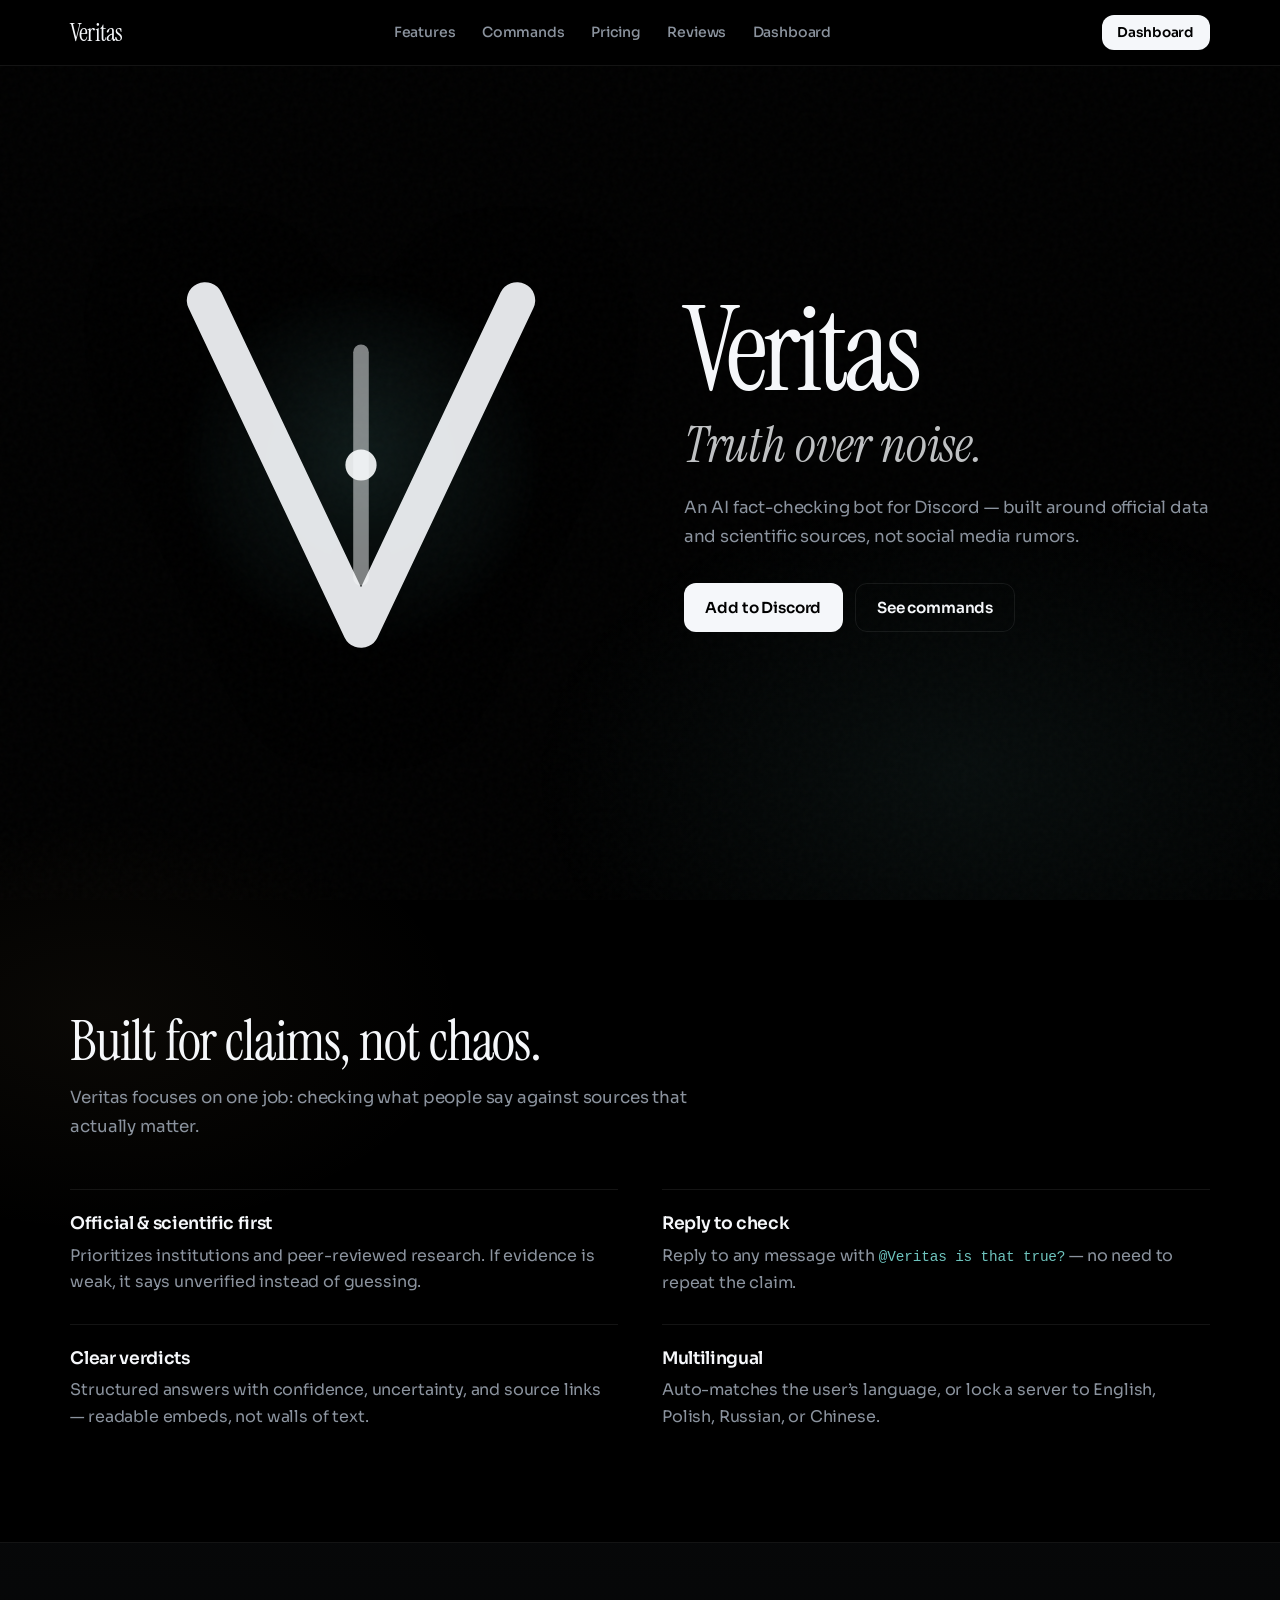
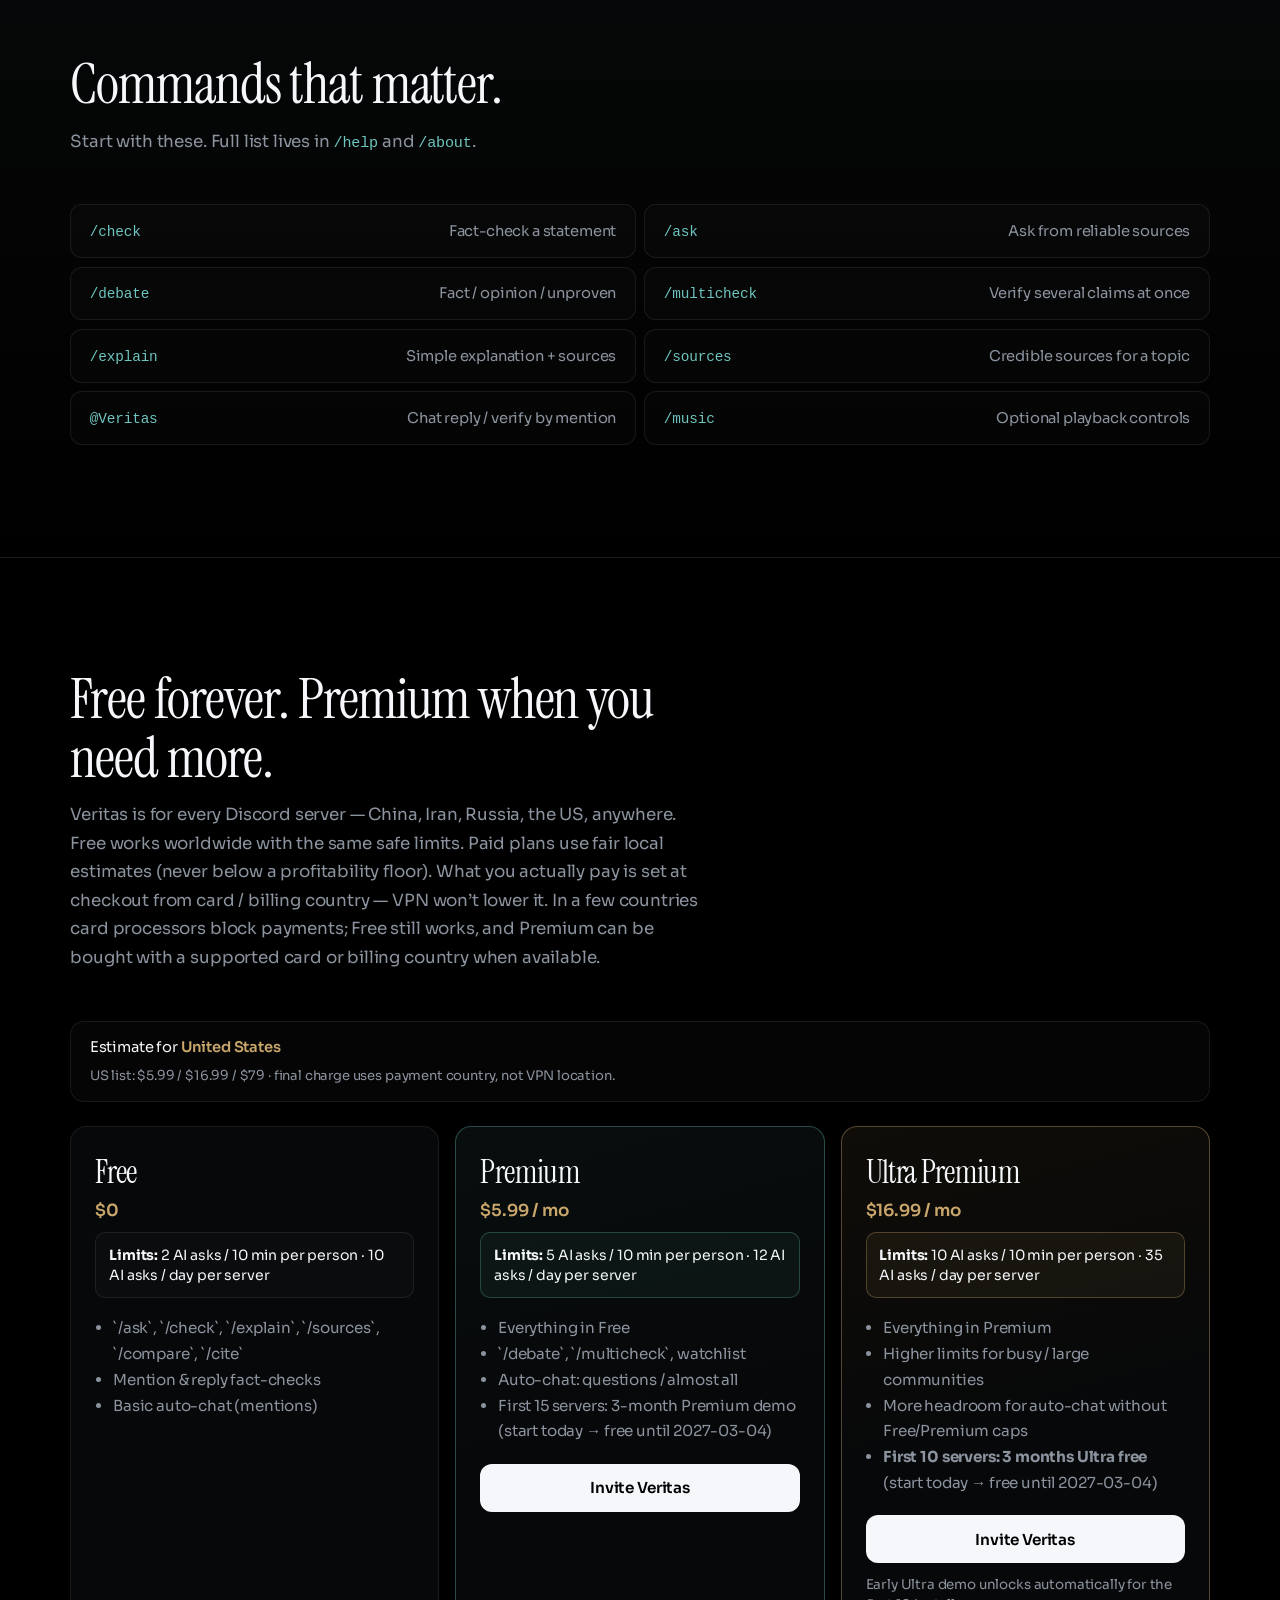
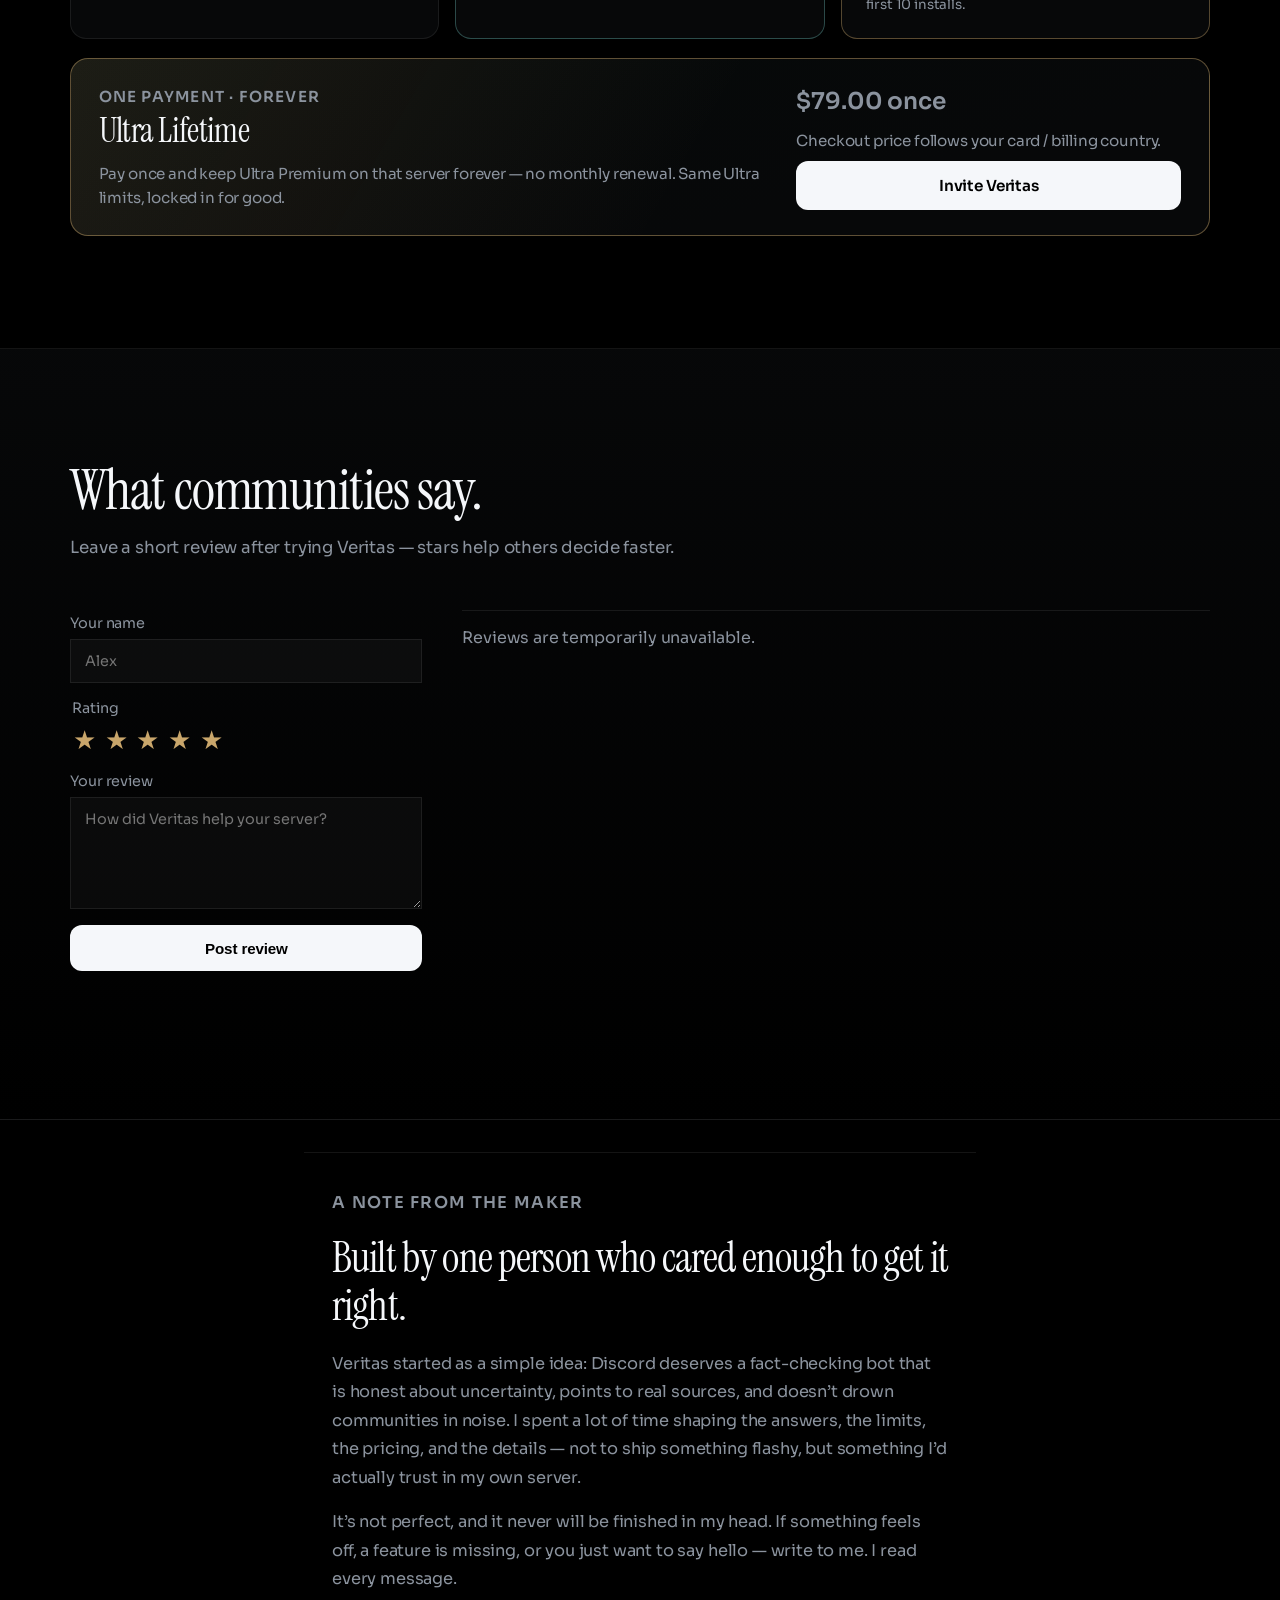
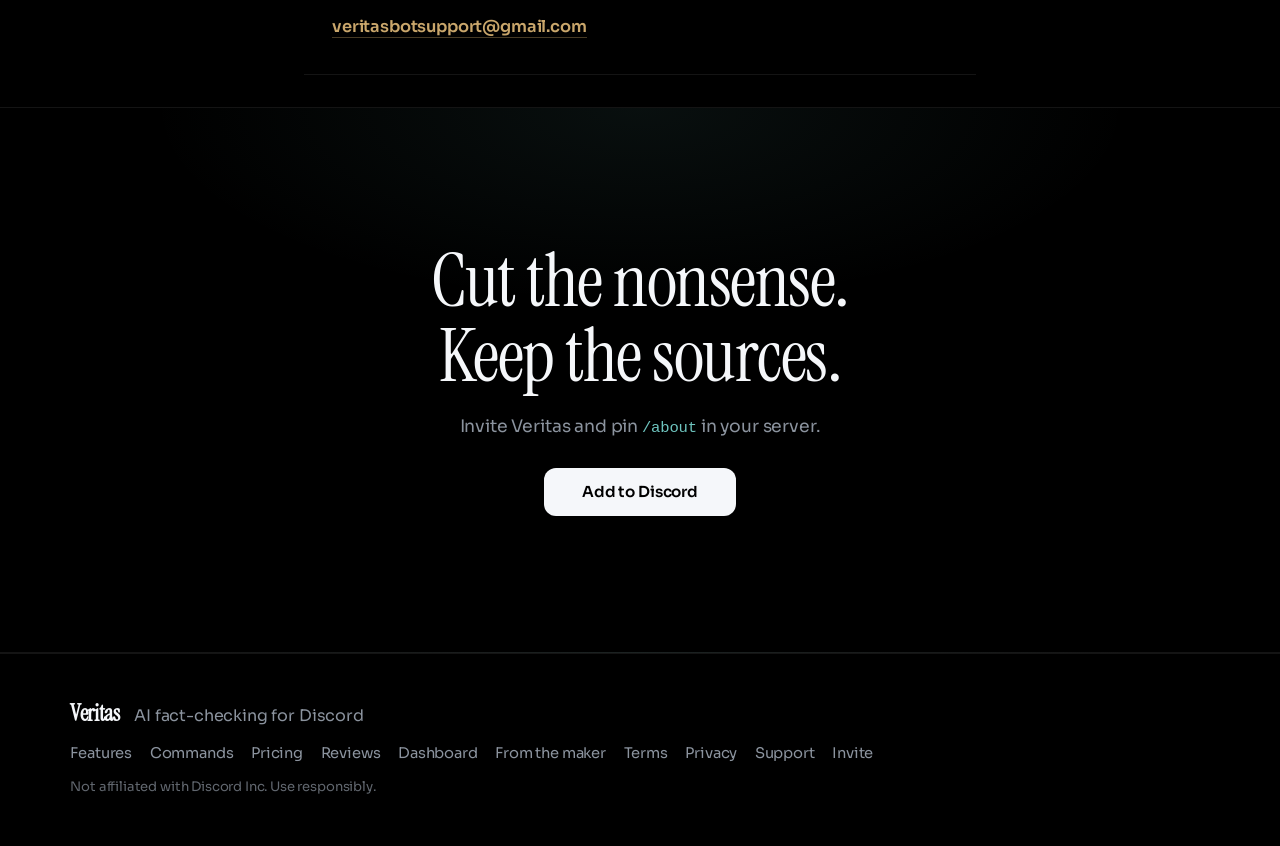
<file: docs/index.html>
<!DOCTYPE html>
<html lang="en">
  <head>
    <meta charset="UTF-8" />
    <meta name="viewport" content="width=device-width, initial-scale=1" />
    <title>Veritas — AI Fact-Checking for Discord</title>
    <meta
      name="description"
      content="Veritas verifies claims on Discord using official and scientific sources. Ask questions, fact-check messages, and cut through noise."
    />
    <link rel="icon" href="assets/veritas-icon.png" type="image/png" />
    <link rel="preconnect" href="https://fonts.googleapis.com" />
    <link rel="preconnect" href="https://fonts.gstatic.com" crossorigin />
    <link
      href="https://fonts.googleapis.com/css2?family=Instrument+Serif:ital@0;1&family=Sora:wght@400;500;600;700&display=swap"
      rel="stylesheet"
    />
    <meta http-equiv="Cache-Control" content="no-cache, no-store, must-revalidate" />
    <link rel="stylesheet" href="styles.css?v=12" />
  </head>
  <body>
    <div class="noise" aria-hidden="true"></div>

    <header class="nav">
      <a class="nav-brand" href="#top">Veritas</a>
      <nav class="nav-links">
        <a href="#features">Features</a>
        <a href="#commands">Commands</a>
        <a href="#pricing">Pricing</a>
        <a href="#reviews">Reviews</a>
        <a href="https://veritas-zx7p.onrender.com/dashboard">Dashboard</a>
      </nav>
      <a class="btn btn-small" href="https://veritas-zx7p.onrender.com/dashboard">Dashboard</a>
    </header>

    <main id="top">
      <section class="hero">
        <div class="hero-visual" aria-hidden="true">
          <div class="hero-glow"></div>
          <svg class="hero-mark" viewBox="0 0 600 600" fill="none">
            <path
              d="M120 110 L300 490 L480 110"
              stroke="currentColor"
              stroke-width="42"
              stroke-linecap="round"
              stroke-linejoin="round"
            />
            <path
              d="M300 170 V430"
              stroke="currentColor"
              stroke-width="18"
              stroke-linecap="round"
              opacity="0.55"
            />
            <circle cx="300" cy="300" r="18" fill="currentColor" />
          </svg>
        </div>

        <div class="hero-copy">
          <p class="brand">Veritas</p>
          <h1>Truth over noise.</h1>
          <p class="lede">
            An AI fact-checking bot for Discord — built around official data and
            scientific sources, not social media rumors.
          </p>
          <div class="cta-row">
            <a class="btn" id="invite" href="https://discord.com/api/oauth2/authorize?client_id=1533047923829375056&permissions=36703232&scope=bot%20applications.commands">
              Add to Discord
            </a>
            <a class="btn btn-ghost" href="#commands">See commands</a>
          </div>
        </div>
      </section>

      <section class="section" id="features">
        <div class="section-head reveal">
          <h2>Built for claims, not chaos.</h2>
          <p>
            Veritas focuses on one job: checking what people say against sources
            that actually matter.
          </p>
        </div>

        <div class="feature-list">
          <article class="feature reveal">
            <h3>Official & scientific first</h3>
            <p>
              Prioritizes institutions and peer-reviewed research. If evidence is
              weak, it says unverified instead of guessing.
            </p>
          </article>
          <article class="feature reveal">
            <h3>Reply to check</h3>
            <p>
              Reply to any message with
              <code>@Veritas is that true?</code> — no need to repeat the claim.
            </p>
          </article>
          <article class="feature reveal">
            <h3>Clear verdicts</h3>
            <p>
              Structured answers with confidence, uncertainty, and source links —
              readable embeds, not walls of text.
            </p>
          </article>
          <article class="feature reveal">
            <h3>Multilingual</h3>
            <p>
              Auto-matches the user’s language, or lock a server to English,
              Polish, Russian, or Chinese.
            </p>
          </article>
        </div>
      </section>

      <section class="section section-alt" id="commands">
        <div class="section-head reveal">
          <h2>Commands that matter.</h2>
          <p>Start with these. Full list lives in <code>/help</code> and <code>/about</code>.</p>
        </div>

        <div class="command-grid reveal">
          <div class="command">
            <code>/check</code>
            <span>Fact-check a statement</span>
          </div>
          <div class="command">
            <code>/ask</code>
            <span>Ask from reliable sources</span>
          </div>
          <div class="command">
            <code>/debate</code>
            <span>Fact / opinion / unproven</span>
          </div>
          <div class="command">
            <code>/multicheck</code>
            <span>Verify several claims at once</span>
          </div>
          <div class="command">
            <code>/explain</code>
            <span>Simple explanation + sources</span>
          </div>
          <div class="command">
            <code>/sources</code>
            <span>Credible sources for a topic</span>
          </div>
          <div class="command">
            <code>@Veritas</code>
            <span>Chat reply / verify by mention</span>
          </div>
          <div class="command">
            <code>/music</code>
            <span>Optional playback controls</span>
          </div>
        </div>
      </section>

      <section class="section" id="pricing">
        <div class="section-head reveal">
          <h2>Free forever. Premium when you need more.</h2>
          <p>
            Veritas is for every Discord server — China, Iran, Russia, the US,
            anywhere. Free works worldwide with the same safe limits. Paid plans
            use fair local estimates (never below a profitability floor). What
            you actually pay is set at checkout from card / billing country —
            VPN won’t lower it. In a few countries card processors block
            payments; Free still works, and Premium can be bought with a
            supported card or billing country when available.
          </p>
        </div>

        <div class="pricing-region">
          <p class="pricing-region-label">
            Estimate for <strong id="price-region-name">your region</strong>
          </p>
          <p id="price-region-note" class="pricing-region-note">
            US list:
            <span data-price="ref-premium">$5.99</span> /
            <span data-price="ref-ultra">$16.99</span> /
            <span data-price="ref-lifetime">$79</span>
            · final charge uses payment country, not VPN location.
          </p>
        </div>

        <div class="pricing reveal three">
          <div class="plan">
            <h3>Free</h3>
            <p class="price">$0</p>
            <p class="plan-limits">
              <strong>Limits:</strong> 2 AI asks / 10 min per person ·
              10 AI asks / day per server
            </p>
            <ul>
              <li>`/ask`, `/check`, `/explain`, `/sources`, `/compare`, `/cite`</li>
              <li>Mention & reply fact-checks</li>
              <li>Basic auto-chat (mentions)</li>
            </ul>
          </div>
          <div class="plan plan-accent">
            <h3>Premium</h3>
            <p class="price" data-price="premium">$5.99 / mo</p>
            <p class="plan-limits">
              <strong>Limits:</strong> 5 AI asks / 10 min per person ·
              12 AI asks / day per server
            </p>
            <ul>
              <li>Everything in Free</li>
              <li>`/debate`, `/multicheck`, watchlist</li>
              <li>Auto-chat: questions / almost all</li>
              <li>
                First 15 servers: 3-month Premium demo
                (start today → free until <span data-demo-until>…</span>)
              </li>
            </ul>
            <a class="btn" href="https://discord.com/api/oauth2/authorize?client_id=1533047923829375056&permissions=36703232&scope=bot%20applications.commands">
              Invite Veritas
            </a>
          </div>
          <div class="plan plan-ultra">
            <h3>Ultra Premium</h3>
            <p class="price" data-price="ultra">$16.99 / mo</p>
            <p class="plan-limits">
              <strong>Limits:</strong> 10 AI asks / 10 min per person ·
              35 AI asks / day per server
            </p>
            <ul>
              <li>Everything in Premium</li>
              <li>Higher limits for busy / large communities</li>
              <li>More headroom for auto-chat without Free/Premium caps</li>
              <li>
                <strong>First 10 servers: 3 months Ultra free</strong>
                (start today → free until <span data-demo-until>…</span>)
              </li>
            </ul>
            <a class="btn" href="https://discord.com/api/oauth2/authorize?client_id=1533047923829375056&permissions=36703232&scope=bot%20applications.commands">
              Invite Veritas
            </a>
            <p class="plan-note">Early Ultra demo unlocks automatically for the first 10 installs.</p>
          </div>
        </div>

        <div class="lifetime-band">
          <div>
            <p class="lifetime-kicker">One payment · forever</p>
            <h3>Ultra Lifetime</h3>
            <p>
              Pay once and keep Ultra Premium on that server forever — no monthly
              renewal. Same Ultra limits, locked in for good.
            </p>
          </div>
          <div class="lifetime-price-block">
            <p class="price lifetime-price" data-price="lifetime">$79 once</p>
            <p class="plan-note">Checkout price follows your card / billing country.</p>
            <a class="btn" href="https://discord.com/api/oauth2/authorize?client_id=1533047923829375056&permissions=36703232&scope=bot%20applications.commands">
              Invite Veritas
            </a>
          </div>
        </div>
      </section>

      <section class="section section-alt" id="reviews">
        <div class="section-head reveal">
          <h2>What communities say.</h2>
          <p>
            Leave a short review after trying Veritas — stars help others decide
            faster.
          </p>
          <p id="reviews-summary" class="reviews-summary" hidden></p>
        </div>

        <div class="reviews-layout reveal">
          <form id="review-form" class="review-form" novalidate>
            <label>
              Your name
              <input
                id="review-name"
                name="name"
                type="text"
                maxlength="40"
                autocomplete="nickname"
                placeholder="Alex"
                required
              />
            </label>

            <fieldset class="star-field">
              <legend>Rating</legend>
              <div
                id="star-picker"
                class="star-picker"
                role="radiogroup"
                aria-label="Star rating"
              >
                <button type="button" class="star-btn" data-stars="1" aria-label="1 star">★</button>
                <button type="button" class="star-btn" data-stars="2" aria-label="2 stars">★</button>
                <button type="button" class="star-btn" data-stars="3" aria-label="3 stars">★</button>
                <button type="button" class="star-btn" data-stars="4" aria-label="4 stars">★</button>
                <button type="button" class="star-btn" data-stars="5" aria-label="5 stars">★</button>
              </div>
              <input id="review-stars" name="stars" type="hidden" value="5" />
            </fieldset>

            <label>
              Your review
              <textarea
                id="review-text"
                name="text"
                maxlength="500"
                rows="4"
                placeholder="How did Veritas help your server?"
                required
              ></textarea>
            </label>

            <button class="btn" type="submit">Post review</button>
            <p id="review-status" class="review-status" role="status" aria-live="polite"></p>
          </form>

          <div id="reviews-list" class="reviews-list" aria-live="polite">
            <p class="muted">Loading reviews…</p>
          </div>
        </div>
      </section>

      <section class="section note-from-maker" id="maker">
        <div class="maker-card reveal">
          <p class="maker-kicker">A note from the maker</p>
          <h2>Built by one person who cared enough to get it right.</h2>
          <p>
            Veritas started as a simple idea: Discord deserves a fact-checking bot
            that is honest about uncertainty, points to real sources, and doesn’t
            drown communities in noise. I spent a lot of time shaping the answers,
            the limits, the pricing, and the details — not to ship something
            flashy, but something I’d actually trust in my own server.
          </p>
          <p>
            It’s not perfect, and it never will be finished in my head. If
            something feels off, a feature is missing, or you just want to say
            hello — write to me. I read every message.
          </p>
          <a class="maker-email" href="mailto:veritasbotsupport@gmail.com">
            veritasbotsupport@gmail.com
          </a>
        </div>
      </section>

      <section class="section cta-band reveal">
        <h2>Cut the nonsense. Keep the sources.</h2>
        <p>Invite Veritas and pin <code>/about</code> in your server.</p>
        <a
          class="btn"
          href="https://discord.com/api/oauth2/authorize?client_id=1533047923829375056&permissions=36703232&scope=bot%20applications.commands"
        >
          Add to Discord
        </a>
      </section>
    </main>

    <footer class="footer">
      <div>
        <strong>Veritas</strong>
        <span>AI fact-checking for Discord</span>
      </div>
      <div class="footer-links">
        <a href="#features">Features</a>
        <a href="#commands">Commands</a>
        <a href="#pricing">Pricing</a>
        <a href="#reviews">Reviews</a>
        <a href="https://veritas-zx7p.onrender.com/dashboard">Dashboard</a>
        <a href="#maker">From the maker</a>
        <a href="terms.html">Terms</a>
        <a href="privacy.html">Privacy</a>
        <a href="mailto:veritasbotsupport@gmail.com">Support</a>
        <a href="https://discord.com/api/oauth2/authorize?client_id=1533047923829375056&permissions=36703232&scope=bot%20applications.commands">Invite</a>
      </div>
      <p class="fineprint">Not affiliated with Discord Inc. Use responsibly.</p>
    </footer>

    <script src="script.js?v=10"></script>
  </body>
</html>
</file>
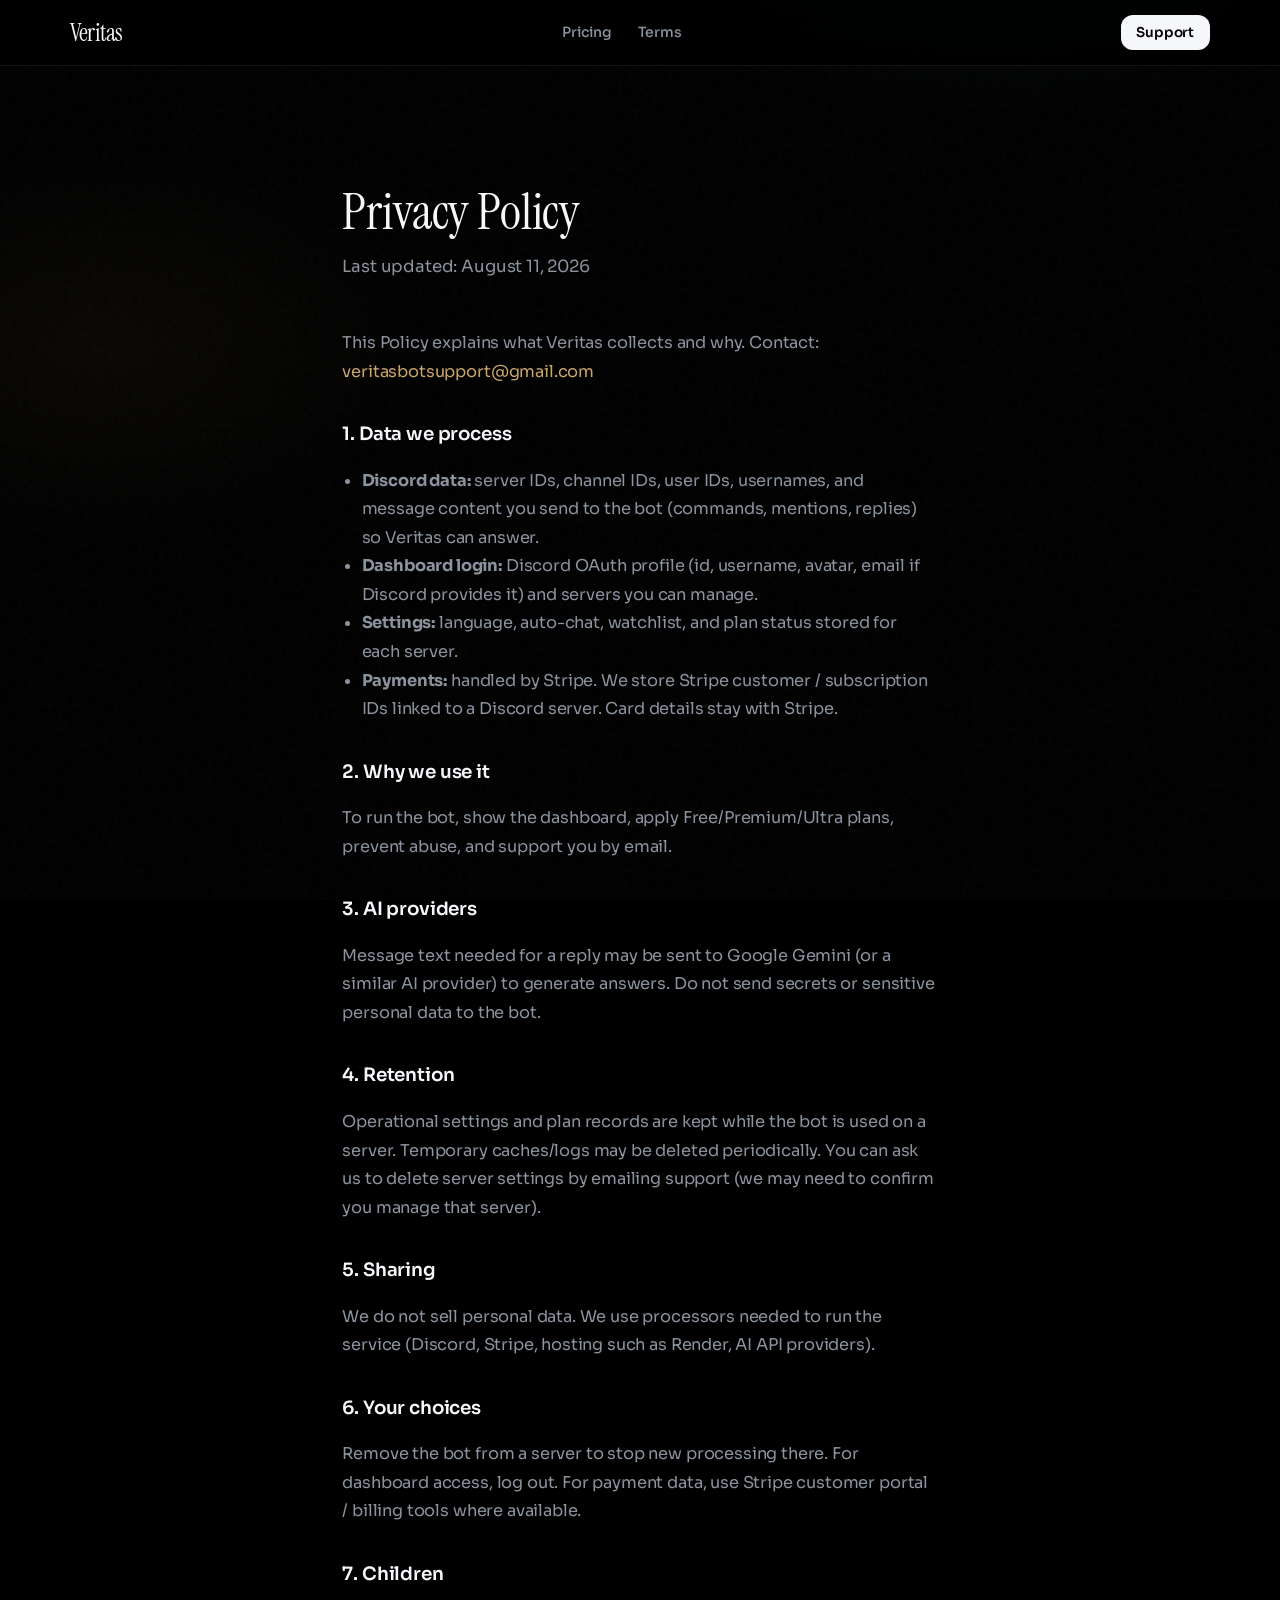
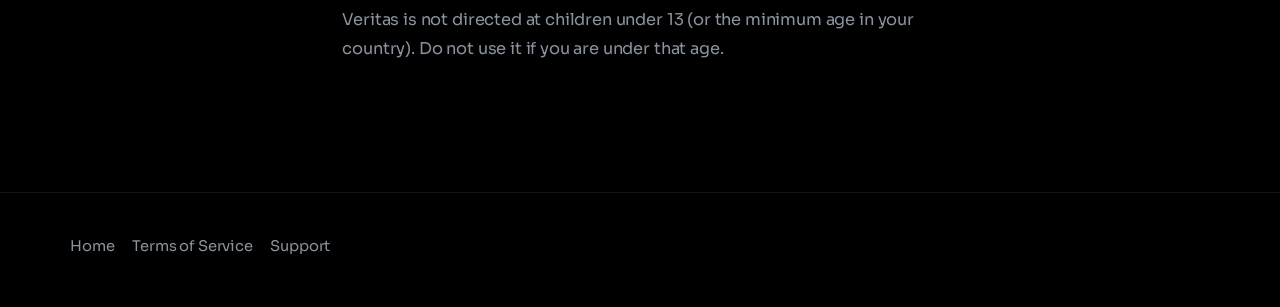
<file: docs/privacy.html>
<!DOCTYPE html>
<html lang="en">
  <head>
    <meta charset="UTF-8" />
    <meta name="viewport" content="width=device-width, initial-scale=1" />
    <title>Privacy Policy — Veritas</title>
    <link rel="icon" href="assets/veritas-icon.png" type="image/png" />
    <link rel="preconnect" href="https://fonts.googleapis.com" />
    <link rel="preconnect" href="https://fonts.gstatic.com" crossorigin />
    <link
      href="https://fonts.googleapis.com/css2?family=Instrument+Serif:ital@0;1&family=Sora:wght@400;500;600;700&display=swap"
      rel="stylesheet"
    />
    <link rel="stylesheet" href="styles.css?v=11" />
  </head>
  <body>
    <div class="noise" aria-hidden="true"></div>
    <header class="nav">
      <a class="nav-brand" href="index.html">Veritas</a>
      <nav class="nav-links">
        <a href="index.html#pricing">Pricing</a>
        <a href="terms.html">Terms</a>
      </nav>
      <a class="btn btn-small" href="mailto:veritasbotsupport@gmail.com">Support</a>
    </header>

    <main class="section legal">
      <div class="section-head">
        <h1>Privacy Policy</h1>
        <p>Last updated: August 11, 2026</p>
      </div>
      <article class="legal-body">
        <p>
          This Policy explains what Veritas collects and why. Contact:
          <a href="mailto:veritasbotsupport@gmail.com">veritasbotsupport@gmail.com</a>
        </p>
        <h2>1. Data we process</h2>
        <ul>
          <li>
            <strong>Discord data:</strong> server IDs, channel IDs, user IDs,
            usernames, and message content you send to the bot (commands,
            mentions, replies) so Veritas can answer.
          </li>
          <li>
            <strong>Dashboard login:</strong> Discord OAuth profile (id, username,
            avatar, email if Discord provides it) and servers you can manage.
          </li>
          <li>
            <strong>Settings:</strong> language, auto-chat, watchlist, and plan
            status stored for each server.
          </li>
          <li>
            <strong>Payments:</strong> handled by Stripe. We store Stripe customer
            / subscription IDs linked to a Discord server. Card details stay with
            Stripe.
          </li>
        </ul>
        <h2>2. Why we use it</h2>
        <p>
          To run the bot, show the dashboard, apply Free/Premium/Ultra plans,
          prevent abuse, and support you by email.
        </p>
        <h2>3. AI providers</h2>
        <p>
          Message text needed for a reply may be sent to Google Gemini (or a
          similar AI provider) to generate answers. Do not send secrets or
          sensitive personal data to the bot.
        </p>
        <h2>4. Retention</h2>
        <p>
          Operational settings and plan records are kept while the bot is used on
          a server. Temporary caches/logs may be deleted periodically. You can
          ask us to delete server settings by emailing support (we may need to
          confirm you manage that server).
        </p>
        <h2>5. Sharing</h2>
        <p>
          We do not sell personal data. We use processors needed to run the
          service (Discord, Stripe, hosting such as Render, AI API providers).
        </p>
        <h2>6. Your choices</h2>
        <p>
          Remove the bot from a server to stop new processing there. For dashboard
          access, log out. For payment data, use Stripe customer portal / billing
          tools where available.
        </p>
        <h2>7. Children</h2>
        <p>
          Veritas is not directed at children under 13 (or the minimum age in
          your country). Do not use it if you are under that age.
        </p>
      </article>
    </main>

    <footer class="footer">
      <div class="footer-links">
        <a href="index.html">Home</a>
        <a href="terms.html">Terms of Service</a>
        <a href="mailto:veritasbotsupport@gmail.com">Support</a>
      </div>
    </footer>
  </body>
</html>
</file>
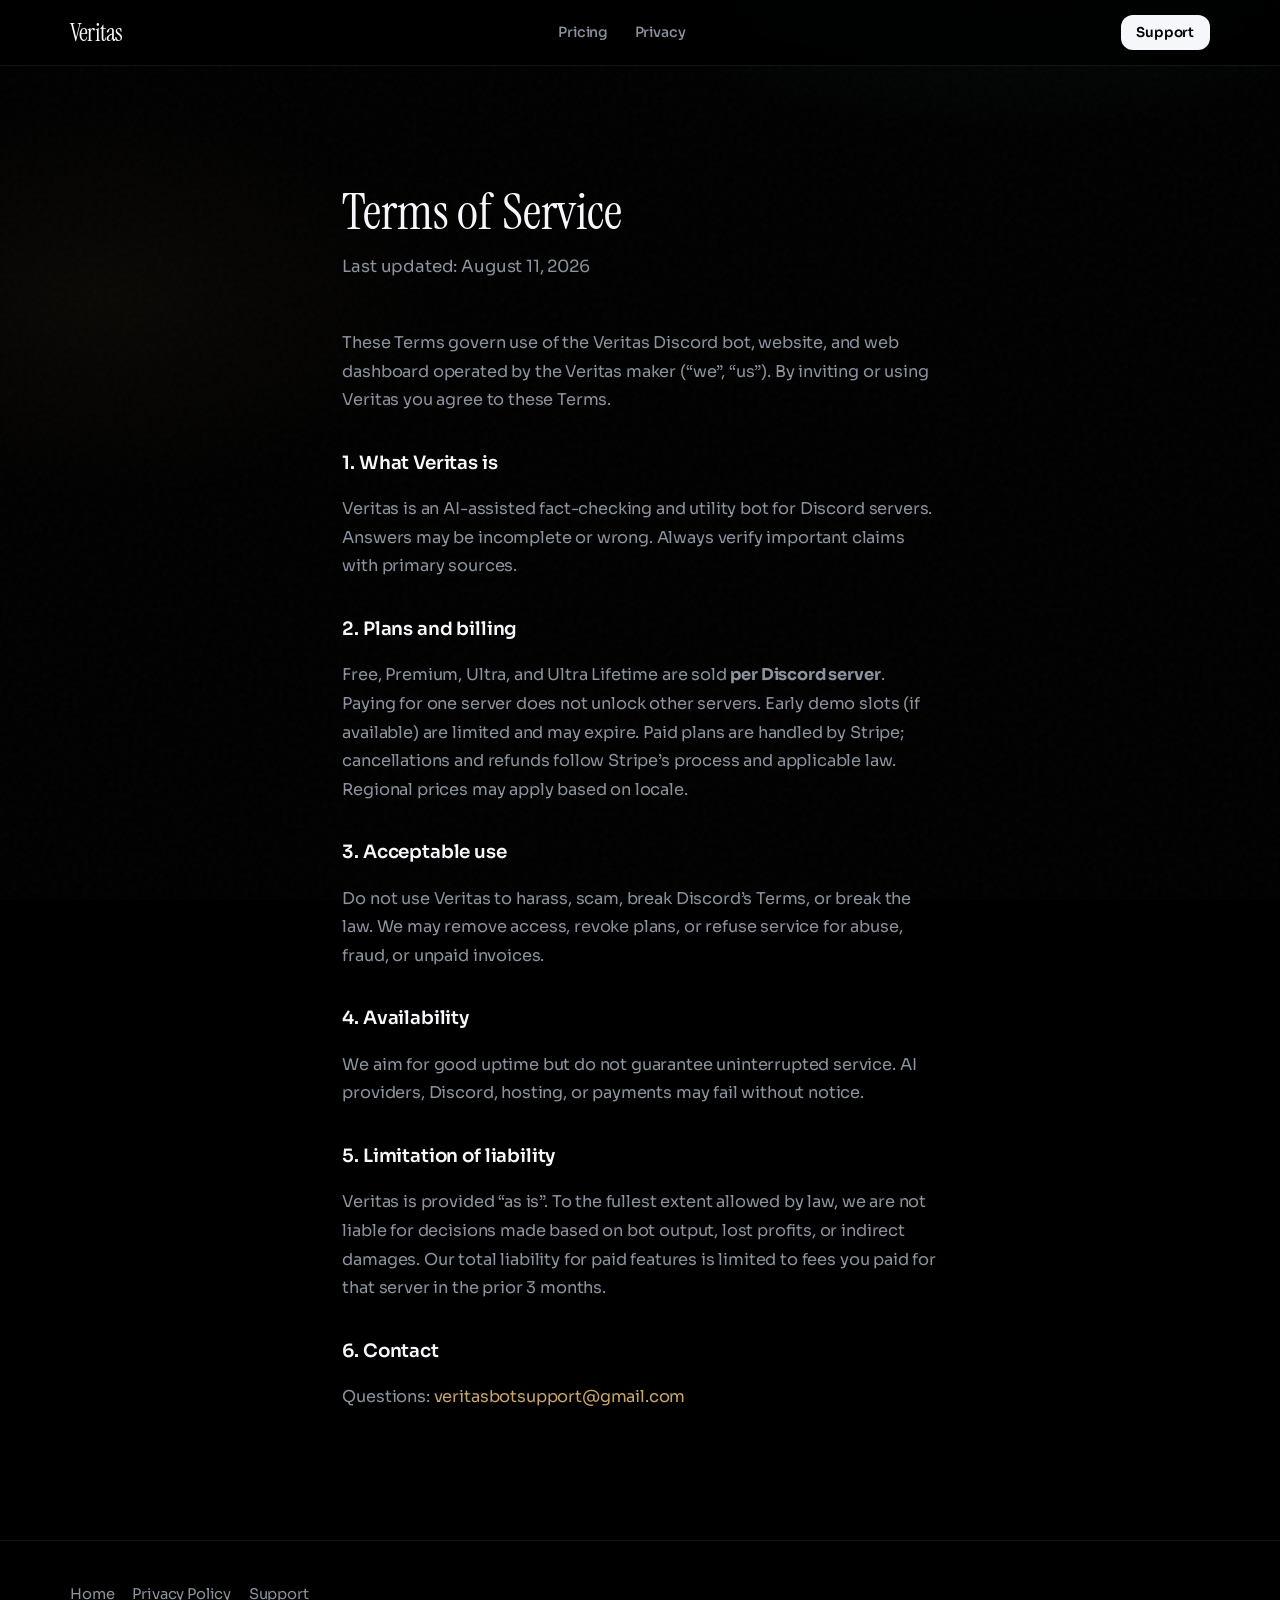
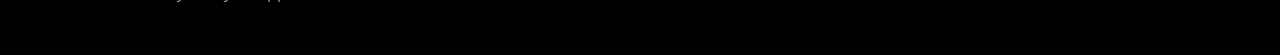
<file: docs/terms.html>
<!DOCTYPE html>
<html lang="en">
  <head>
    <meta charset="UTF-8" />
    <meta name="viewport" content="width=device-width, initial-scale=1" />
    <title>Terms of Service — Veritas</title>
    <link rel="icon" href="assets/veritas-icon.png" type="image/png" />
    <link rel="preconnect" href="https://fonts.googleapis.com" />
    <link rel="preconnect" href="https://fonts.gstatic.com" crossorigin />
    <link
      href="https://fonts.googleapis.com/css2?family=Instrument+Serif:ital@0;1&family=Sora:wght@400;500;600;700&display=swap"
      rel="stylesheet"
    />
    <link rel="stylesheet" href="styles.css?v=11" />
  </head>
  <body>
    <div class="noise" aria-hidden="true"></div>
    <header class="nav">
      <a class="nav-brand" href="index.html">Veritas</a>
      <nav class="nav-links">
        <a href="index.html#pricing">Pricing</a>
        <a href="privacy.html">Privacy</a>
      </nav>
      <a class="btn btn-small" href="mailto:veritasbotsupport@gmail.com">Support</a>
    </header>

    <main class="section legal">
      <div class="section-head">
        <h1>Terms of Service</h1>
        <p>Last updated: August 11, 2026</p>
      </div>
      <article class="legal-body">
        <p>
          These Terms govern use of the Veritas Discord bot, website, and web
          dashboard operated by the Veritas maker (“we”, “us”). By inviting or
          using Veritas you agree to these Terms.
        </p>
        <h2>1. What Veritas is</h2>
        <p>
          Veritas is an AI-assisted fact-checking and utility bot for Discord
          servers. Answers may be incomplete or wrong. Always verify important
          claims with primary sources.
        </p>
        <h2>2. Plans and billing</h2>
        <p>
          Free, Premium, Ultra, and Ultra Lifetime are sold <strong>per Discord
          server</strong>. Paying for one server does not unlock other servers.
          Early demo slots (if available) are limited and may expire. Paid plans
          are handled by Stripe; cancellations and refunds follow Stripe’s
          process and applicable law. Regional prices may apply based on locale.
        </p>
        <h2>3. Acceptable use</h2>
        <p>
          Do not use Veritas to harass, scam, break Discord’s Terms, or break the
          law. We may remove access, revoke plans, or refuse service for abuse,
          fraud, or unpaid invoices.
        </p>
        <h2>4. Availability</h2>
        <p>
          We aim for good uptime but do not guarantee uninterrupted service.
          AI providers, Discord, hosting, or payments may fail without notice.
        </p>
        <h2>5. Limitation of liability</h2>
        <p>
          Veritas is provided “as is”. To the fullest extent allowed by law, we
          are not liable for decisions made based on bot output, lost profits, or
          indirect damages. Our total liability for paid features is limited to
          fees you paid for that server in the prior 3 months.
        </p>
        <h2>6. Contact</h2>
        <p>
          Questions:
          <a href="mailto:veritasbotsupport@gmail.com">veritasbotsupport@gmail.com</a>
        </p>
      </article>
    </main>

    <footer class="footer">
      <div class="footer-links">
        <a href="index.html">Home</a>
        <a href="privacy.html">Privacy Policy</a>
        <a href="mailto:veritasbotsupport@gmail.com">Support</a>
      </div>
    </footer>
  </body>
</html>
</file>
<file: docs/styles.css>
:root {
  --bg: #000000;
  --bg-elevated: #070809;
  --bg-soft: #0c0e10;
  --ink: #f5f7fa;
  --muted: #8b939e;
  --line: rgba(255, 255, 255, 0.08);
  --accent: #6ec4be;
  --accent-2: #c9a66b;
  --font-display: "Instrument Serif", Georgia, serif;
  --font-body: "Sora", "Segoe UI", sans-serif;
  --nav-h: 4.1rem;
  --radius: 12px;
}

* {
  box-sizing: border-box;
}

html {
  scroll-behavior: smooth;
  scroll-padding-top: calc(var(--nav-h) + 0.75rem);
  color-scheme: dark;
}

body {
  margin: 0;
  padding-top: var(--nav-h);
  color: var(--ink);
  font-family: var(--font-body);
  font-weight: 400;
  letter-spacing: -0.01em;
  background:
    radial-gradient(900px 480px at 78% -8%, rgba(110, 196, 190, 0.09), transparent 58%),
    radial-gradient(700px 420px at 8% 18%, rgba(201, 166, 107, 0.05), transparent 52%),
    #000000;
  min-height: 100vh;
}

.noise {
  pointer-events: none;
  position: fixed;
  inset: 0;
  opacity: 0.025;
  background-image: url("data:image/svg+xml,%3Csvg viewBox='0 0 200 200' xmlns='http://www.w3.org/2000/svg'%3E%3Cfilter id='n'%3E%3CfeTurbulence type='fractalNoise' baseFrequency='0.9' numOctaves='3' stitchTiles='stitch'/%3E%3C/filter%3E%3Crect width='100%25' height='100%25' filter='url(%23n)'/%3E%3C/svg%3E");
  z-index: -1;
}

a {
  color: inherit;
  text-decoration: none;
}

code {
  font-family: ui-monospace, "Cascadia Code", Consolas, monospace;
  font-size: 0.9em;
  color: var(--accent);
}

.nav {
  position: fixed;
  top: 0;
  left: 0;
  right: 0;
  height: var(--nav-h);
  display: flex;
  align-items: center;
  justify-content: space-between;
  gap: 0.75rem;
  padding: 0 5.5vw;
  border-bottom: 1px solid var(--line);
  background: rgba(0, 0, 0, 0.82);
  backdrop-filter: blur(16px) saturate(1.1);
  z-index: 1000;
  isolation: isolate;
}

.nav-brand {
  font-family: var(--font-display);
  font-size: 1.55rem;
  letter-spacing: -0.02em;
  flex-shrink: 0;
  position: relative;
  z-index: 1;
}

.nav-links {
  display: flex;
  gap: 0.15rem;
  color: var(--muted);
  font-size: 0.88rem;
  font-weight: 500;
  position: relative;
  z-index: 1;
}

.nav-links a {
  padding: 0.5rem 0.75rem;
  border-radius: 999px;
  transition: color 0.2s ease, background 0.2s ease;
}

.nav-links a:hover,
.nav-links a:focus-visible {
  color: var(--ink);
  background: rgba(255, 255, 255, 0.05);
  outline: none;
}

.nav > .btn {
  position: relative;
  z-index: 1;
  flex-shrink: 0;
}

.btn {
  display: inline-flex;
  align-items: center;
  justify-content: center;
  padding: 0.85rem 1.3rem;
  border-radius: var(--radius);
  background: var(--ink);
  color: #000;
  font-weight: 600;
  font-size: 0.95rem;
  letter-spacing: -0.01em;
  border: 1px solid transparent;
  transition: transform 0.2s ease, background 0.2s ease, color 0.2s ease, border-color 0.2s ease;
}

.btn:hover {
  transform: translateY(-1px);
  background: var(--accent);
  color: #000;
}

.btn-ghost {
  background: transparent;
  color: var(--ink);
  border-color: var(--line);
}

.btn-ghost:hover {
  background: rgba(255, 255, 255, 0.04);
  border-color: rgba(255, 255, 255, 0.18);
  color: var(--ink);
}

.btn-small {
  padding: 0.5rem 0.9rem;
  font-size: 0.85rem;
}

.hero {
  min-height: calc(100vh - var(--nav-h));
  display: grid;
  grid-template-columns: 1.05fr 0.95fr;
  align-items: center;
  gap: 2rem;
  padding: 6vh 5.5vw 10vh;
  overflow: hidden;
  position: relative;
}

.hero::before {
  content: "";
  position: absolute;
  inset: auto -10% -20% 40%;
  height: 70%;
  background: radial-gradient(ellipse at center, rgba(110, 196, 190, 0.07), transparent 68%);
  pointer-events: none;
}

.hero-copy {
  max-width: 640px;
  position: relative;
  animation: rise 0.9s ease both;
}

.brand {
  margin: 0 0 0.65rem;
  font-family: var(--font-display);
  font-size: clamp(4.2rem, 10vw, 7.4rem);
  line-height: 0.88;
  letter-spacing: -0.04em;
}

.hero h1 {
  margin: 0 0 1.1rem;
  font-family: var(--font-display);
  font-weight: 400;
  font-style: italic;
  font-size: clamp(1.85rem, 4vw, 3.1rem);
  color: rgba(245, 247, 250, 0.78);
}

.lede {
  margin: 0 0 2rem;
  color: var(--muted);
  font-size: 1.05rem;
  line-height: 1.7;
  max-width: 34rem;
  font-weight: 400;
}

.cta-row {
  display: flex;
  flex-wrap: wrap;
  gap: 0.75rem;
}

.hero-visual {
  position: relative;
  height: min(72vh, 640px);
  display: grid;
  place-items: center;
  animation: fade 1.2s ease both;
  pointer-events: none;
}

.hero-glow {
  position: absolute;
  width: 62%;
  height: 62%;
  border-radius: 50%;
  background: radial-gradient(circle, rgba(110, 196, 190, 0.16), transparent 70%);
  filter: blur(8px);
  animation: pulse 7s ease-in-out infinite;
}

.hero-mark {
  width: min(100%, 520px);
  color: rgba(245, 247, 250, 0.92);
  filter: drop-shadow(0 24px 48px rgba(0, 0, 0, 0.7));
  animation: drift 9s ease-in-out infinite;
}

.section {
  padding: 7rem 5.5vw;
}

.section-alt {
  background: linear-gradient(180deg, rgba(7, 8, 9, 0.95), rgba(0, 0, 0, 0.4));
  border-block: 1px solid var(--line);
}

.section-head {
  max-width: 640px;
  margin-bottom: 3rem;
}

.section-head h2,
.cta-band h2 {
  margin: 0 0 0.85rem;
  font-family: var(--font-display);
  font-weight: 400;
  font-size: clamp(2.15rem, 4.4vw, 3.5rem);
  line-height: 1.05;
  letter-spacing: -0.02em;
}

.section-head p,
.cta-band p {
  margin: 0;
  color: var(--muted);
  line-height: 1.7;
  font-size: 1.05rem;
}

.feature-list {
  display: grid;
  grid-template-columns: repeat(2, minmax(0, 1fr));
  gap: 1.75rem 2.75rem;
}

.feature {
  padding-top: 1.35rem;
  border-top: 1px solid var(--line);
}

.feature h3 {
  margin: 0 0 0.55rem;
  font-size: 1.08rem;
  font-weight: 600;
  letter-spacing: -0.02em;
}

.feature p {
  margin: 0;
  color: var(--muted);
  line-height: 1.65;
}

.command-grid {
  display: grid;
  grid-template-columns: repeat(2, minmax(0, 1fr));
  gap: 0.55rem;
}

.command {
  display: flex;
  align-items: baseline;
  justify-content: space-between;
  gap: 1rem;
  padding: 1.05rem 1.15rem;
  border: 1px solid var(--line);
  border-radius: var(--radius);
  background: rgba(255, 255, 255, 0.015);
  transition: border-color 0.2s ease, background 0.2s ease;
}

.command:hover {
  border-color: rgba(110, 196, 190, 0.28);
  background: rgba(110, 196, 190, 0.04);
}

.command span {
  color: var(--muted);
  text-align: right;
  font-size: 0.92rem;
}

.pricing {
  display: grid;
  grid-template-columns: repeat(2, minmax(0, 1fr));
  gap: 1rem;
}

.pricing.three {
  grid-template-columns: repeat(3, minmax(0, 1fr));
}

.plan {
  padding: 1.5rem;
  border: 1px solid var(--line);
  border-radius: calc(var(--radius) + 4px);
  background: var(--bg-elevated);
}

.plan-accent {
  border-color: rgba(110, 196, 190, 0.35);
  background: linear-gradient(165deg, rgba(110, 196, 190, 0.07), #070809 55%);
}

.plan-ultra {
  border-color: rgba(201, 166, 107, 0.4);
  background: linear-gradient(165deg, rgba(201, 166, 107, 0.08), #070809 55%);
}

.plan h3 {
  margin: 0;
  font-family: var(--font-display);
  font-size: 2rem;
  font-weight: 400;
  letter-spacing: -0.02em;
}

.price {
  margin: 0.45rem 0 0.7rem;
  color: var(--accent-2);
  font-weight: 600;
  font-size: 1.05rem;
}

.plan-limits {
  margin: 0 0 1.1rem;
  padding: 0.7rem 0.8rem;
  border: 1px solid var(--line);
  border-radius: 10px;
  background: rgba(255, 255, 255, 0.02);
  color: var(--ink);
  font-size: 0.88rem;
  line-height: 1.45;
}

.plan-accent .plan-limits {
  border-color: rgba(110, 196, 190, 0.28);
  background: rgba(110, 196, 190, 0.06);
}

.plan-ultra .plan-limits {
  border-color: rgba(201, 166, 107, 0.32);
  background: rgba(201, 166, 107, 0.07);
}

.plan ul {
  margin: 0;
  padding-left: 1.1rem;
  color: var(--muted);
  line-height: 1.7;
  font-size: 0.95rem;
}

.plan .btn {
  margin-top: 1.2rem;
  width: 100%;
}

.plan-note {
  margin: 0.75rem 0 0;
  color: var(--muted);
  font-size: 0.84rem;
  line-height: 1.45;
}

.pricing-region {
  display: flex;
  flex-wrap: wrap;
  align-items: center;
  gap: 0.65rem 1rem;
  margin: 0 0 1.5rem;
  padding: 1rem 1.15rem;
  border: 1px solid var(--line);
  border-radius: calc(var(--radius) + 2px);
  background: rgba(255, 255, 255, 0.02);
}

.pricing-region-label {
  margin: 0;
  font-size: 0.92rem;
  color: var(--ink);
}

.pricing-region-label strong {
  color: var(--accent-2);
  font-weight: 600;
}

.pricing-region-note {
  flex: 1 1 100%;
  margin: 0;
  color: var(--muted);
  font-size: 0.82rem;
  line-height: 1.45;
}

.lifetime-band {
  display: grid;
  grid-template-columns: 1.4fr 0.8fr;
  gap: 1.5rem;
  align-items: center;
  margin-top: 1.15rem;
  padding: 1.6rem 1.7rem;
  border: 1px solid rgba(201, 166, 107, 0.45);
  border-radius: calc(var(--radius) + 6px);
  background:
    linear-gradient(120deg, rgba(201, 166, 107, 0.12), transparent 55%),
    linear-gradient(165deg, rgba(110, 196, 190, 0.05), #070809 70%);
}

.lifetime-kicker {
  margin: 0 0 0.35rem;
  color: var(--accent-2);
  font-size: 0.78rem;
  font-weight: 600;
  letter-spacing: 0.08em;
  text-transform: uppercase;
}

.lifetime-band h3 {
  margin: 0 0 0.55rem;
  font-family: var(--font-display);
  font-size: 2.15rem;
  font-weight: 400;
  letter-spacing: -0.02em;
}

.lifetime-band p {
  margin: 0;
  color: var(--muted);
  line-height: 1.55;
  font-size: 0.95rem;
}

.lifetime-price-block {
  display: grid;
  gap: 0.55rem;
  justify-items: stretch;
  text-align: left;
}

.lifetime-price {
  margin: 0 !important;
  font-size: 1.45rem !important;
  color: var(--accent-2);
}

.reviews-summary {
  margin: 0.85rem 0 0;
  color: var(--accent-2);
  font-weight: 600;
  letter-spacing: -0.01em;
}

.reviews-layout {
  display: grid;
  grid-template-columns: minmax(0, 22rem) minmax(0, 1fr);
  gap: 2.5rem;
  align-items: start;
}

.review-form {
  display: grid;
  gap: 1rem;
  padding-top: 0.25rem;
}

.review-form label {
  display: grid;
  gap: 0.45rem;
  color: var(--muted);
  font-size: 0.9rem;
}

.review-form input,
.review-form textarea {
  width: 100%;
  border: 1px solid var(--line);
  border-radius: 0;
  background: rgba(255, 255, 255, 0.03);
  color: var(--ink);
  font: inherit;
  padding: 0.75rem 0.85rem;
}

.review-form textarea {
  resize: vertical;
  min-height: 7rem;
}

.review-form input:focus,
.review-form textarea:focus {
  outline: 1px solid rgba(110, 196, 190, 0.55);
  border-color: rgba(110, 196, 190, 0.45);
}

.star-field {
  margin: 0;
  padding: 0;
  border: 0;
}

.star-field legend {
  margin-bottom: 0.45rem;
  color: var(--muted);
  font-size: 0.9rem;
}

.star-picker {
  display: flex;
  gap: 0.25rem;
}

.star-btn {
  appearance: none;
  border: 0;
  background: transparent;
  color: rgba(245, 247, 250, 0.22);
  font-size: 1.65rem;
  line-height: 1;
  cursor: pointer;
  padding: 0.15rem;
  transition: color 0.15s ease, transform 0.15s ease;
}

.star-btn.on,
.star-btn:hover,
.star-btn:focus-visible {
  color: var(--accent-2);
}

.star-btn:hover,
.star-btn:focus-visible {
  transform: translateY(-1px);
}

.review-status {
  margin: 0;
  min-height: 1.25rem;
  color: var(--muted);
  font-size: 0.9rem;
}

.review-status.ok {
  color: var(--accent);
}

.review-status.err {
  color: #e58b8b;
}

.reviews-list {
  display: grid;
  gap: 0;
  border-top: 1px solid var(--line);
}

.review-item {
  padding: 1.15rem 0;
  border-bottom: 1px solid var(--line);
}

.review-item-top {
  display: flex;
  flex-wrap: wrap;
  align-items: baseline;
  justify-content: space-between;
  gap: 0.5rem 1rem;
  margin-bottom: 0.45rem;
}

.review-item strong {
  color: var(--ink);
  font-weight: 600;
}

.review-stars {
  color: var(--accent-2);
  letter-spacing: 0.08em;
  font-size: 0.95rem;
}

.review-item p {
  margin: 0;
  color: var(--muted);
  line-height: 1.65;
}

.reviews-list .muted {
  margin: 1rem 0 0;
  color: var(--muted);
}

.note-from-maker {
  padding-top: 2rem;
  padding-bottom: 2rem;
}

.maker-card {
  max-width: 42rem;
  margin: 0 auto;
  padding: 2.25rem 1.75rem;
  border-top: 1px solid var(--line);
  border-bottom: 1px solid var(--line);
  text-align: left;
}

.maker-kicker {
  margin: 0 0 0.65rem;
  color: var(--accent);
  font-size: 0.78rem;
  font-weight: 600;
  letter-spacing: 0.08em;
  text-transform: uppercase;
}

.maker-card h2 {
  margin: 0 0 1.15rem;
  font-family: var(--font-display);
  font-weight: 400;
  font-size: clamp(1.85rem, 3.6vw, 2.65rem);
  line-height: 1.15;
  letter-spacing: -0.02em;
}

.maker-card p {
  margin: 0 0 1rem;
  color: var(--muted);
  font-size: 1.02rem;
  line-height: 1.75;
}

.maker-card p:last-of-type {
  margin-bottom: 1.35rem;
}

.maker-email {
  display: inline-block;
  color: var(--accent-2);
  font-weight: 600;
  font-size: 1.02rem;
  letter-spacing: -0.01em;
  border-bottom: 1px solid rgba(201, 166, 107, 0.35);
  transition: color 0.2s ease, border-color 0.2s ease;
}

.maker-email:hover {
  color: var(--ink);
  border-color: rgba(245, 247, 250, 0.35);
}

.legal {
  max-width: 46rem;
  margin: 0 auto;
}

.legal .section-head h1 {
  margin: 0 0 0.5rem;
  font-family: var(--font-display);
  font-weight: 400;
  font-size: clamp(2.2rem, 4vw, 3.2rem);
}

.legal-body {
  color: var(--muted);
  line-height: 1.75;
  font-size: 1.02rem;
}

.legal-body h2 {
  margin: 2rem 0 0.65rem;
  color: var(--ink);
  font-size: 1.15rem;
  font-weight: 600;
}

.legal-body a {
  color: var(--accent-2);
}

.legal-body ul {
  padding-left: 1.2rem;
}

.cta-band {
  text-align: center;
  display: grid;
  justify-items: center;
  gap: 1.15rem;
  padding-block: 8.5rem;
  position: relative;
  background:
    radial-gradient(700px 280px at 50% 0%, rgba(110, 196, 190, 0.08), transparent 70%),
    #000000;
  border-block: 1px solid var(--line);
}

.cta-band h2 {
  max-width: 16ch;
  margin: 0;
  font-size: clamp(2.6rem, 6vw, 4.6rem);
  line-height: 1.02;
}

.cta-band p {
  max-width: 34rem;
  font-size: 1.08rem;
}

.cta-band .btn {
  margin-top: 0.5rem;
  min-width: 12rem;
}

.footer {
  padding: 2.75rem 5.5vw 3.25rem;
  border-top: 1px solid var(--line);
  display: grid;
  gap: 1rem;
  color: var(--muted);
  background: #000;
}

.footer strong {
  color: var(--ink);
  font-family: var(--font-display);
  font-size: 1.45rem;
  margin-right: 0.7rem;
  letter-spacing: -0.02em;
}

.footer-links {
  display: flex;
  flex-wrap: wrap;
  gap: 1.1rem;
  font-size: 0.92rem;
}

.footer-links a:hover {
  color: var(--ink);
}

.fineprint {
  margin: 0;
  font-size: 0.82rem;
  opacity: 0.7;
}

.reveal {
  opacity: 1;
  transform: none;
}

@media (prefers-reduced-motion: no-preference) {
  .reveal {
    opacity: 0;
    transform: translateY(16px);
    transition: opacity 0.65s ease, transform 0.65s ease;
  }

  .reveal.visible {
    opacity: 1;
    transform: none;
  }
}

@keyframes rise {
  from {
    opacity: 0;
    transform: translateY(20px);
  }
  to {
    opacity: 1;
    transform: none;
  }
}

@keyframes fade {
  from {
    opacity: 0;
  }
  to {
    opacity: 1;
  }
}

@keyframes drift {
  0%,
  100% {
    transform: translateY(0) scale(1);
  }
  50% {
    transform: translateY(-10px) scale(1.015);
  }
}

@keyframes pulse {
  0%,
  100% {
    opacity: 0.55;
    transform: scale(1);
  }
  50% {
    opacity: 0.9;
    transform: scale(1.06);
  }
}

@media (max-width: 980px) {
  .pricing.three {
    grid-template-columns: 1fr;
  }

  .lifetime-band {
    grid-template-columns: 1fr;
  }

  .reviews-layout {
    grid-template-columns: 1fr;
    gap: 1.75rem;
  }
}

@media (max-width: 900px) {
  :root {
    --nav-h: 3.7rem;
  }

  .nav {
    padding: 0 4vw;
    gap: 0.4rem;
  }

  .nav-brand {
    font-size: 1.3rem;
  }

  .nav-links {
    display: flex;
    gap: 0;
    font-size: 0.78rem;
  }

  .nav-links a {
    padding: 0.35rem 0.45rem;
  }

  .nav > .btn-small {
    padding: 0.4rem 0.65rem;
    font-size: 0.76rem;
  }

  .hero {
    grid-template-columns: 1fr;
    min-height: auto;
    padding-top: 2.5rem;
  }

  .hero-visual {
    order: -1;
    height: 38vh;
  }

  .feature-list,
  .command-grid,
  .pricing,
  .pricing.three {
    grid-template-columns: 1fr;
  }

  .command {
    flex-direction: column;
    align-items: flex-start;
  }

  .command span {
    text-align: left;
  }

  .cta-band {
    padding-block: 5.5rem;
  }
}

@media (max-width: 520px) {
  .nav > .btn-small {
    display: none;
  }
}
</file>
